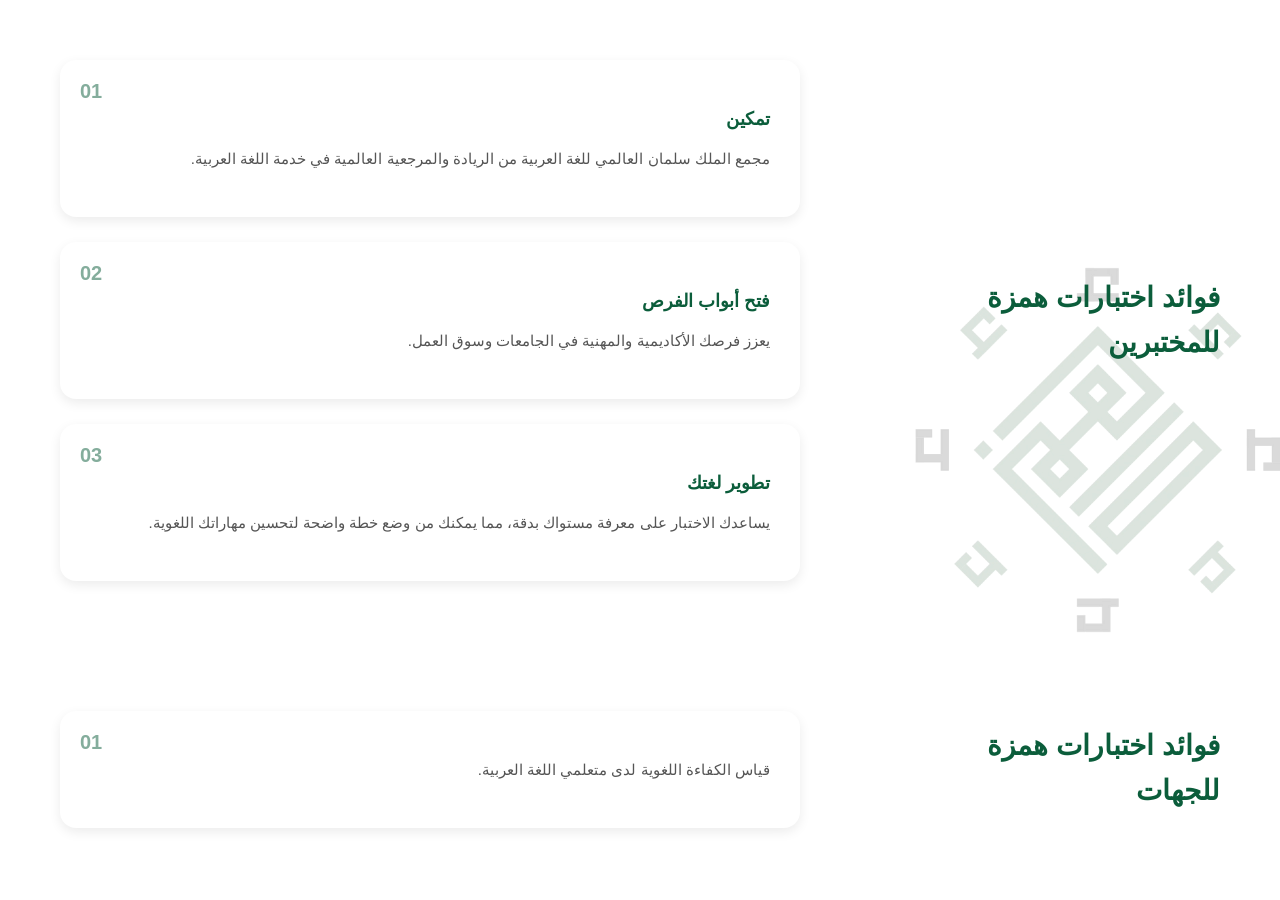
<file: benefits.html>
<!DOCTYPE html>
<html lang="ar">
<head>
  <meta charset="UTF-8">
  <title>اختبار همزة</title>
  
  <link rel="stylesheet" href="style.css">
</head>
 <body>
  
<!-- ===== Benefits : المختبرين ===== -->
<section class="benefits-section">
  <div class="benefits-container">

    <!-- Right title -->
    <div class="benefits-title">
      <h2>فوائد اختبارات همزة<br>للمختبرين</h2>
    </div>

    <!-- Cards -->
    <div class="benefits-cards">
      <div class="benefit-card">
        <span class="number">01</span>
        <h3>تمكين</h3>
        <p>
          مجمع الملك سلمان العالمي للغة العربية من الريادة
          والمرجعية العالمية في خدمة اللغة العربية.
        </p>
      </div>

      <div class="benefit-card">
        <span class="number">02</span>
        <h3>فتح أبواب الفرص</h3>
        <p>
          يعزز فرصك الأكاديمية والمهنية في الجامعات وسوق العمل.
        </p>
      </div>

      <div class="benefit-card">
        <span class="number">03</span>
        <h3>تطوير لغتك</h3>
        <p>
          يساعدك الاختبار على معرفة مستواك بدقة، مما يمكنك من
          وضع خطة واضحة لتحسين مهاراتك اللغوية.
        </p>
      </div>
    </div>

  </div>
</section>

<!-- ===== Benefits : الجهات ===== -->
<section class="benefits-section light">
  <div class="benefits-container">

    <div class="benefits-title">
      <h2>فوائد اختبارات همزة<br>للجهات</h2>
    </div>

    <div class="benefits-cards">
      <div class="benefit-card">
        <span class="number">01</span>
        <p>قياس الكفاءة اللغوية لدى متعلمي اللغة العربية.</p>
      </div>
    </div>

  </div>
</section>
</body>
</html>
</file>
<file: style.css>
body {
  font-family: Arial, sans-serif;
  direction: rtl;
  margin: 0;
  background-color: #ffffff;
  color: #222;
}


/* ===== HEADER ===== */
.main-header {
  background-color: #0b5d3b;
  width: 100%;
  height: 75px;
}

.header-container {
  display: flex;
  align-items: center;
  justify-content: space-between;
  padding: 0px 40px;
  margin: 0 auto;
  max-width: 1400px;
  height: 100%;
}

.logo-right img,
.logo-left img {
  height: 55px;
}

.main-nav {
  display: flex;
  gap: 25px;
}

.main-nav a {
  color: white;
  text-decoration: none;
  font-size: 14px;
  white-space: nowrap;
}

.header-actions {
  display: flex;
  align-items: center;
  gap: 15px;
  color: white;
 }
 .header-left img{
  height: 42px;
 }

 .book-btn{
  background-color: #ffffff;
  color: #0b5d3b;
  border: none;
  padding: 6px 14px;
  border-radius: 6px;
  font-size: 13px;
  cursor: pointer;
  font-weight: bold;
 }

.card {
  background: white;
  padding: 22px 26px;
  border-radius: 14px;
  box-shadow: 0 3px 8px rgba(0,0,0,0.08);
  transition: 0.3s ease;
  max-width: 420px;
}

.card:hover {
  transform: translateY(-6px);
}

.card h3 {
  color: #0b5d3b;
  font-size: 18px;
  margin-bottom: 10px;
}

.card p {
  font-size: 15px;
  line-height: 1.7;
}


/* =========================
   BENEFITS SECTION (NEW)
========================= */

.benefits-section {
  padding: 60px;
  background: #ffffff;
}

.benefits-section.light {
  background: #ffffff
}

.benefits-container {
  display: grid;
  grid-template-columns: 1fr 2fr;
  gap: 50px;
  align-items: center;
}

/* Title (right side) */
.benefits-title h2 {
  color: #0b5d3b;
  font-size: 28px;
  line-height: 1.6;
  align-items: center;
}

/* Cards container */
.benefits-cards {
  display: flex;
  flex-direction: column;
  gap: 25px;
}

/* Card */
.benefit-card {
  background: #fff;
  padding: 30px;
  border-radius: 16px;
  box-shadow: 0 4px 12px rgba(0,0,0,0.08);
  position: relative;
}

.benefit-card h3 {
  color: #0b5d3b;
  margin-bottom: 10px;
  font-size: 18px;
}

.benefit-card p {
  color: #555;
  line-height: 1.8;
  font-size: 15px;
}

/* Number */
.benefit-card .number {
  position: absolute;
  top: 20px;
  left: 20px;
  font-size: 20px;
  color: #0b5d3b;
  opacity: 0.5;
  font-weight: bold;
}

.benefits-section::before {
  content: "";
  position: absolute;
  inset: 0;
  background-image: url("images/pattern.jpeg");
  background-repeat: no-repeat;
  background-position: center right;
  background-size: 400px;
  opacity: 0.08;   
  z-index: 0;
}

.benefits-section > * {
  position: relative;
  z-index: 1;
}

 /* ===== FOOTER ===== */
.main-footer {
  background-color: #0b5d3b;
  color: white;
  padding: 40px 80px 20px;
  margin-top: 60px;
  font-size: 14px;
}

.footer-top {
  display: flex;
  justify-content: center;
  align-items: center;
  gap: 40px;
  flex-wrap: wrap;
  margin-bottom: 40px;
}

.footer-top img {
  height: 70px;
  max-width: 180px;
  object-fit: contain;
}

.footer-middle {
  display: flex;
  justify-content: space-between;
  gap: 80px;
  margin-bottom: 30px;
}

.footer-middle h4 {
  margin-bottom: 12px;
  font-size: 16px;
}

.footer-middle p {
  margin: 6px 0;
  font-size: 14px;
  opacity: 0.9;
}

.footer-bottom {
  display: flex;
  align-items: center;
  justify-content: space-between;
  border-top: 1px solid rgba(255,255,255,0.3);
  padding-top: 15px;
  font-size: 13px;
}

.footer-bottom img {
  height: 40px;
}


/* Responsive */
@media (max-width: 768px) {
  .benefits-container {
    grid-template-columns: 1fr;
  }

  .benefits-section {
    padding: 40px 25px;
  }
}
</file>
